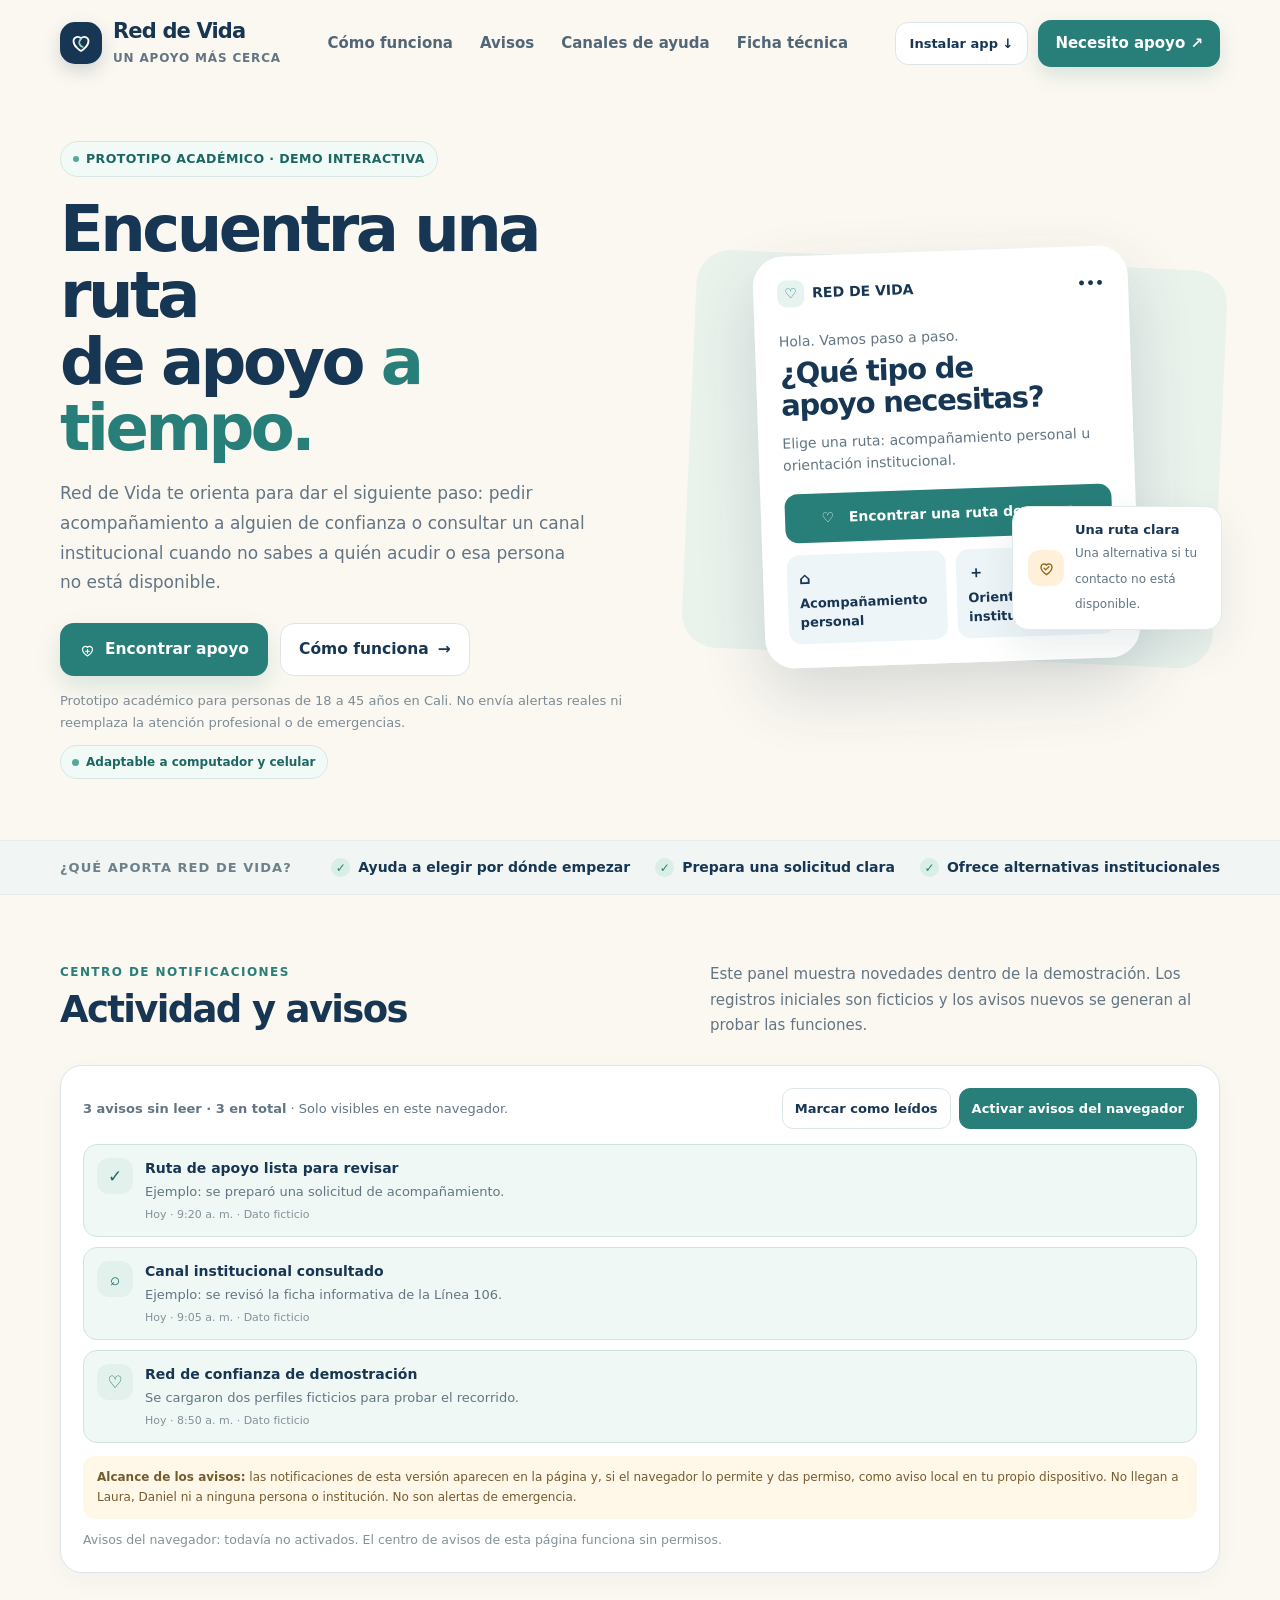
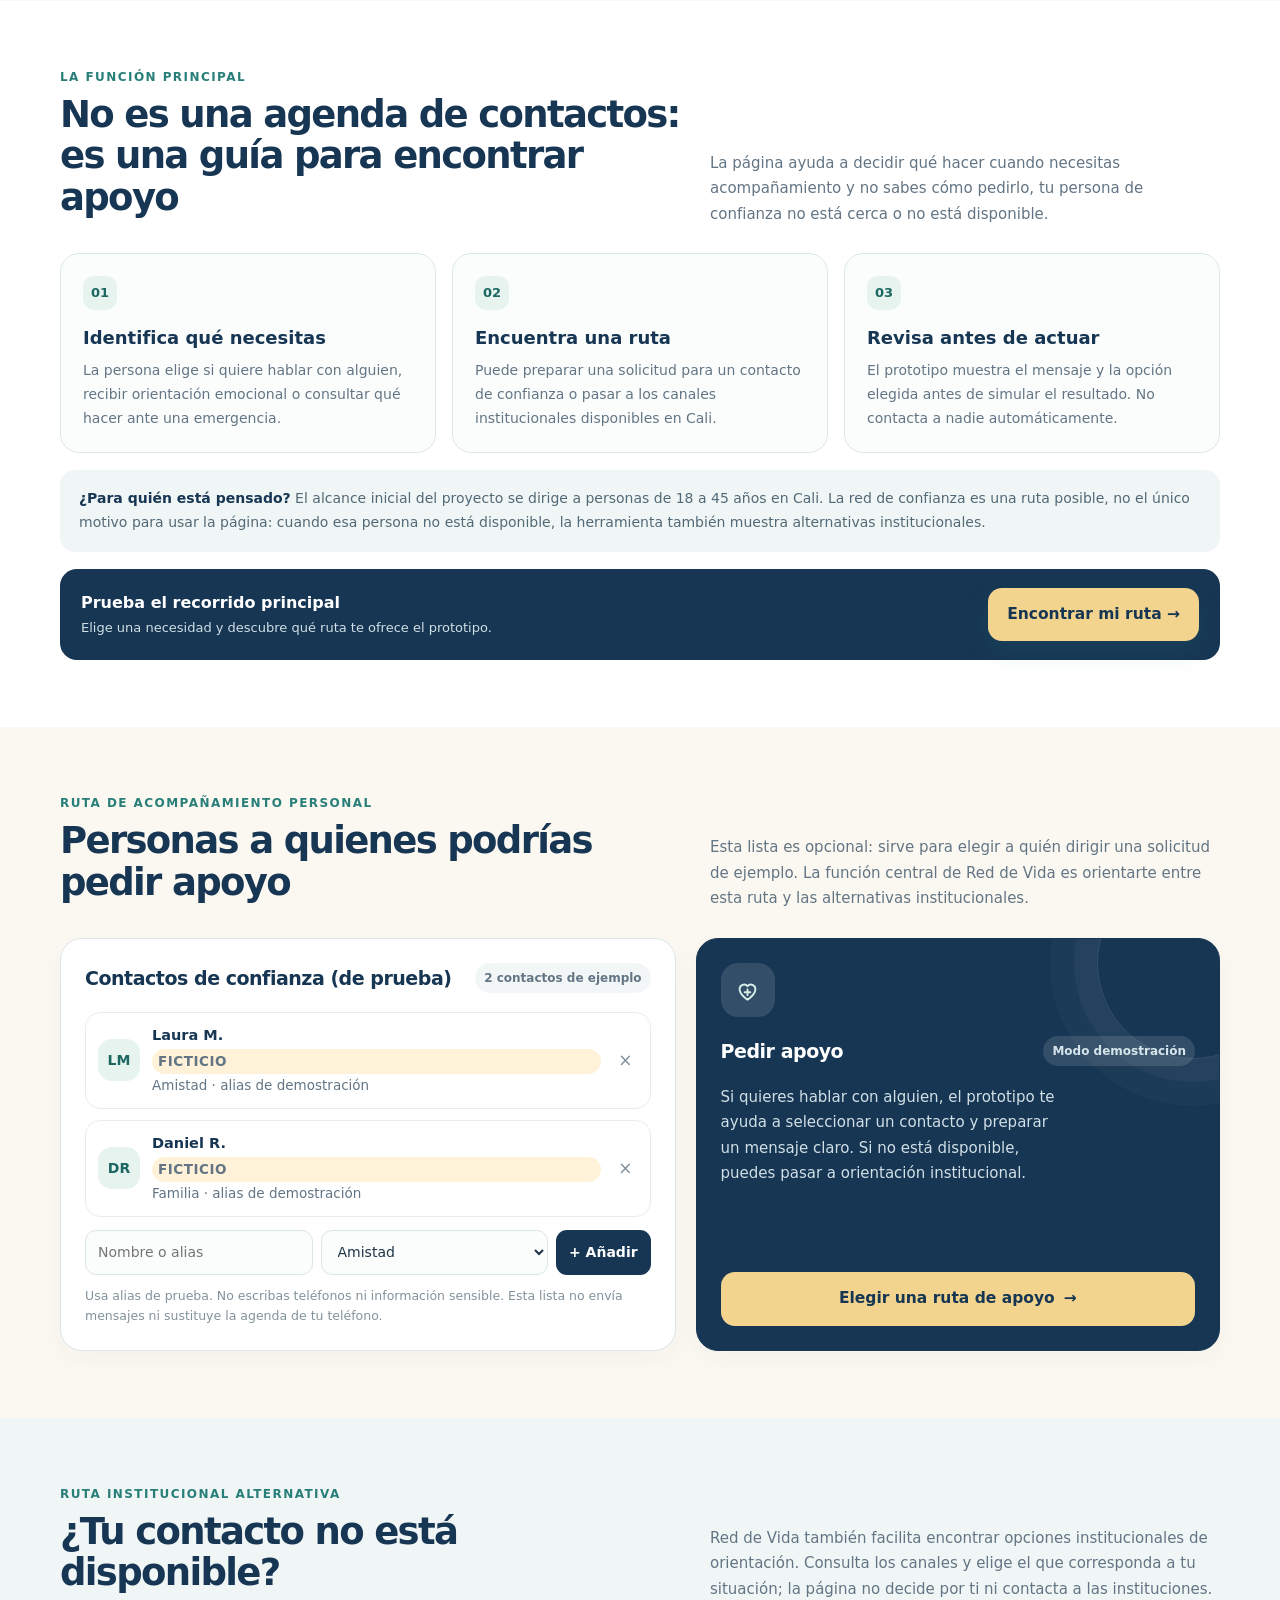
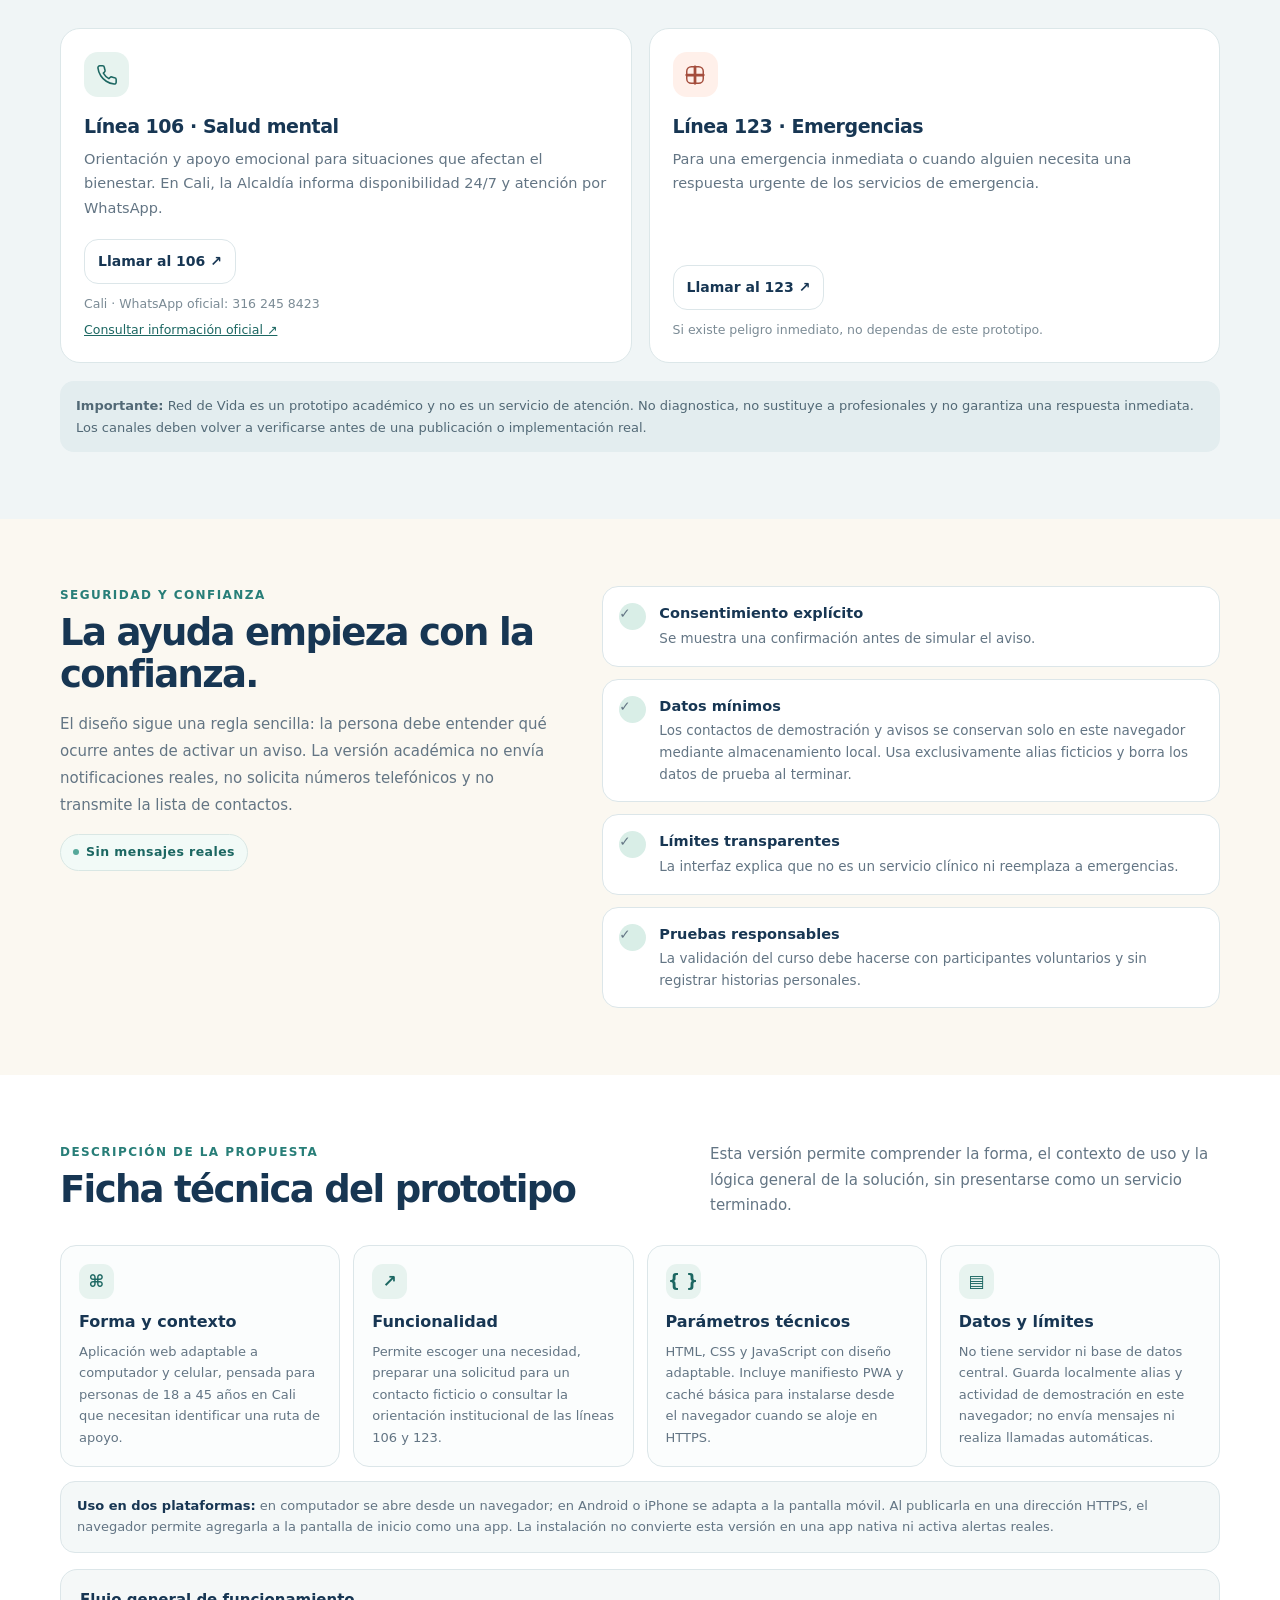
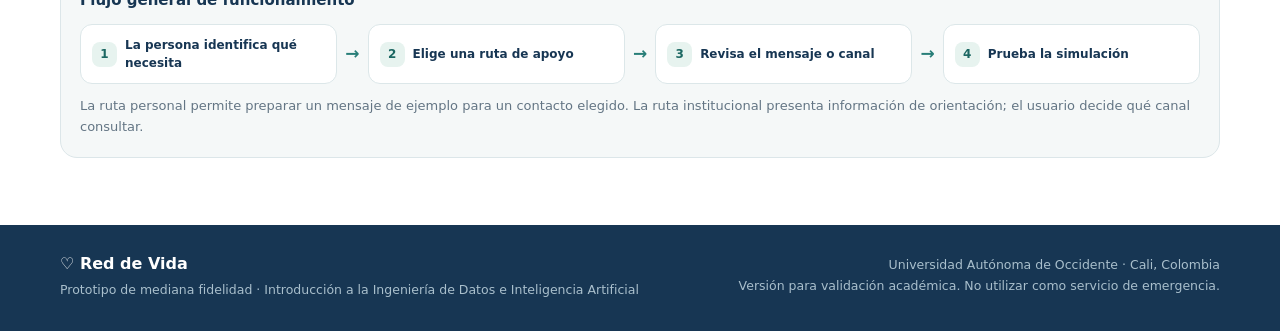
<file: index (1).html>
<!doctype html>
<html lang="es">
<head>
  <meta charset="utf-8" />
  <meta name="viewport" content="width=device-width, initial-scale=1" />
  <meta name="theme-color" content="#173653" />
  <meta name="description" content="Red de Vida: prototipo académico para encontrar rutas de apoyo personal e institucional en Cali." />
  <meta name="apple-mobile-web-app-capable" content="yes" />
  <meta name="apple-mobile-web-app-status-bar-style" content="default" />
  <meta name="apple-mobile-web-app-title" content="Red de Vida" />
  <title>Red de Vida — demo interactiva con avisos locales</title>
  <style>
    :root {
      --navy: #173653;
      --navy-2: #244b67;
      --teal: #287e78;
      --teal-dark: #1c6762;
      --mint: #e7f3ef;
      --sky: #eef5f8;
      --cream: #fbf8f1;
      --paper: #ffffff;
      --ink: #1d3446;
      --muted: #637584;
      --line: #dce6e9;
      --gold: #edc879;
      --danger: #a84141;
      --shadow: 0 16px 42px rgba(23, 54, 83, .09);
      --radius: 22px;
    }
    * { box-sizing: border-box; }
    html { scroll-behavior: smooth; }
    body {
      margin: 0;
      background: var(--cream);
      color: var(--ink);
      font-family: Inter, ui-sans-serif, system-ui, -apple-system, BlinkMacSystemFont, "Segoe UI", sans-serif;
      line-height: 1.5;
    }
    button, input, select { font: inherit; }
    button, a { -webkit-tap-highlight-color: transparent; }
    a { color: inherit; }
    button { cursor: pointer; }
    button:focus-visible, a:focus-visible, input:focus-visible, select:focus-visible { outline: 3px solid #e2b95d; outline-offset: 3px; }
    .shell { width: min(1160px, calc(100% - 40px)); margin: 0 auto; }
    .site-header { padding: 20px 0; }
    .nav { display: flex; align-items: center; justify-content: space-between; gap: 20px; }
    .brand { display: flex; align-items: center; gap: 11px; text-decoration: none; }
    .brand-mark { width: 42px; height: 42px; border-radius: 15px; display: grid; place-items: center; color: white; background: var(--navy); box-shadow: 0 7px 18px rgba(23,54,83,.18); }
    .brand-name { font-weight: 800; color: var(--navy); letter-spacing: -.04em; font-size: 19px; line-height: 1.1; }
    .brand-sub { color: var(--muted); font-size: 11px; display: block; margin-top: 3px; letter-spacing: .07em; text-transform: uppercase; font-weight: 700; }
    .nav-links { display: flex; align-items: center; gap: 27px; }
    .nav-links a { text-decoration: none; color: #516778; font-size: 13px; font-weight: 700; }
    .nav-links a:hover { color: var(--teal); }
    .nav-cta { border: 0; background: var(--teal); color: white; padding: 12px 17px; border-radius: 13px; font-weight: 750; font-size: 13px; box-shadow: 0 8px 20px rgba(40,126,120,.17); }
    .nav-cta:hover, .btn-primary:hover { background: var(--teal-dark); }
    .prototype-pill { display: inline-flex; gap: 7px; align-items: center; border: 1px solid #d9e7e4; border-radius: 999px; padding: 6px 10px; font-size: 11px; color: var(--teal-dark); background: #f2faf7; font-weight: 800; letter-spacing: .035em; }
    .dot { width: 6px; height: 6px; background: #56a89a; border-radius: 50%; }
    .hero { padding: 39px 0 51px; }
    .hero-grid { display: grid; grid-template-columns: 1.02fr .98fr; gap: 45px; align-items: center; }
    .hero-copy { padding: 15px 0 10px; }
    h1 { font-size: clamp(39px, 5vw, 66px); line-height: 1.035; letter-spacing: -.055em; color: var(--navy); margin: 19px 0 18px; max-width: 630px; }
    h1 span { color: var(--teal); }
    .hero-copy p { max-width: 525px; color: var(--muted); font-size: 16px; margin: 0 0 25px; line-height: 1.75; }
    .hero-actions { display: flex; flex-wrap: wrap; gap: 12px; align-items: center; }
    .btn { display: inline-flex; justify-content: center; align-items: center; gap: 9px; border-radius: 14px; padding: 14px 18px; border: 1px solid transparent; text-decoration: none; font-weight: 800; font-size: 14px; transition: transform .15s ease, background .15s ease; }
    .btn:hover { transform: translateY(-1px); }
    .btn-primary { background: var(--teal); color: white; box-shadow: 0 10px 24px rgba(40,126,120,.16); }
    .btn-secondary { background: white; color: var(--navy); border-color: var(--line); }
    .btn-secondary:hover { background: var(--sky); }
    .fine-note { font-size: 11px; color: #7d8b95; margin-top: 14px; }
    .hero-art { position: relative; min-height: 395px; display: grid; place-items: center; }
    .art-backdrop { position: absolute; inset: 9px 0 5px 15px; border-radius: 34px; background: #eaf2ec; transform: rotate(2.5deg); }
    .phone-card { position: relative; z-index: 1; background: rgba(255,255,255,.94); border: 1px solid rgba(255,255,255,.8); border-radius: 30px; width: min(375px, 87%); padding: 23px; box-shadow: 0 27px 65px rgba(23,54,83,.16); transform: rotate(-2deg); }
    .phone-top { display: flex; justify-content: space-between; align-items: center; margin-bottom: 24px; color: var(--navy); font-size: 12px; font-weight: 850; }
    .tiny-logo { width: 27px; height: 27px; border-radius: 9px; background: var(--mint); display: grid; place-items: center; color: var(--teal); }
    .greeting { font-size: 12px; color: var(--muted); margin-bottom: 6px; }
    .phone-title { font-size: 27px; font-weight: 850; letter-spacing: -.04em; line-height: 1.1; color: var(--navy); margin-bottom: 10px; }
    .phone-description { font-size: 12px; color: var(--muted); margin-bottom: 17px; }
    .mock-support-btn { border: 0; width: 100%; border-radius: 13px; padding: 14px; background: var(--teal); color: white; font-weight: 800; display: flex; gap: 9px; align-items: center; justify-content: center; font-size: 12px; }
    .phone-bottom { display: grid; grid-template-columns: 1fr 1fr; gap: 10px; margin-top: 12px; }
    .mini-tile { padding: 12px; border-radius: 13px; background: var(--sky); font-size: 11px; font-weight: 750; color: var(--navy); }
    .mini-tile span { display: block; margin-bottom: 5px; font-size: 16px; }
    .float-note { position: absolute; z-index: 2; right: -2px; bottom: 34px; border: 1px solid #e1ebe8; background: white; border-radius: 16px; box-shadow: var(--shadow); padding: 13px 15px; display: flex; align-items: center; gap: 11px; max-width: 210px; }
    .float-icon { width: 36px; height: 36px; flex: none; border-radius: 12px; background: #fff1d9; color: #90671e; display: grid; place-items: center; }
    .float-note strong { display: block; font-size: 11px; color: var(--navy); }
    .float-note small { font-size: 10px; color: var(--muted); }
    .trust-strip { padding: 16px 0; background: #f1f5f3; border-top: 1px solid #e5ece9; border-bottom: 1px solid #e5ece9; }
    .trust-inner { display: flex; justify-content: space-between; align-items: center; gap: 20px; }
    .trust-label { font-size: 11px; font-weight: 850; letter-spacing: .08em; color: #6e808a; text-transform: uppercase; }
    .trust-items { display: flex; gap: 25px; flex-wrap: wrap; }
    .trust-item { display: flex; align-items: center; gap: 8px; font-size: 12px; color: var(--navy); font-weight: 750; }
    .check { display: grid; place-items: center; width: 19px; height: 19px; border-radius: 50%; background: #d9eee7; color: var(--teal); font-size: 12px; }
    section.content-section { padding: 67px 0; }
    .section-head { display: flex; justify-content: space-between; align-items: end; gap: 25px; margin-bottom: 26px; }
    .eyebrow { color: var(--teal); font-weight: 850; text-transform: uppercase; letter-spacing: .12em; font-size: 10px; }
    h2 { font-size: clamp(26px, 3vw, 37px); line-height: 1.13; letter-spacing: -.045em; color: var(--navy); margin: 8px 0 8px; }
    .section-head p { max-width: 510px; color: var(--muted); font-size: 13px; margin: 0; line-height: 1.7; }
    .dashboard-grid { display: grid; grid-template-columns: 1.08fr .92fr; gap: 20px; align-items: stretch; }
    .panel { border: 1px solid var(--line); background: white; border-radius: var(--radius); padding: 24px; box-shadow: 0 8px 24px rgba(23,54,83,.035); }
    .panel-head { display: flex; align-items: center; justify-content: space-between; gap: 14px; margin-bottom: 19px; }
    .panel-title { margin: 0; font-size: 17px; letter-spacing: -.025em; color: var(--navy); }
    .subtle-label { font-size: 10px; color: var(--muted); background: #f3f6f7; border-radius: 99px; padding: 6px 9px; font-weight: 800; }
    .contact-list { display: grid; gap: 11px; }
    .contact { display: flex; gap: 12px; align-items: center; border: 1px solid #e7edef; border-radius: 15px; padding: 12px; }
    .avatar { width: 42px; height: 42px; display: grid; place-items: center; border-radius: 14px; background: var(--mint); color: var(--teal-dark); font-size: 13px; font-weight: 850; flex: none; }
    .contact-info { min-width: 0; flex: 1; }
    .contact-info strong { display: block; font-size: 12px; color: var(--navy); }
    .contact-info span { display: block; color: var(--muted); font-size: 11px; margin-top: 2px; }
    .contact-status { width: 7px; height: 7px; border-radius: 50%; background: #71b2a4; flex: none; }
    .remove-contact { border: 0; background: transparent; color: #81909a; font-size: 17px; line-height: 1; padding: 5px; }
    .remove-contact:hover { color: var(--danger); }
    .add-contact-form { display: grid; grid-template-columns: 1fr 1fr auto; gap: 8px; margin-top: 13px; }
    .field { min-width: 0; width: 100%; padding: 11px 12px; border: 1px solid #dce5e8; border-radius: 11px; background: #fbfdfd; color: var(--ink); font-size: 12px; }
    .btn-small { border: 0; background: var(--navy); color: white; border-radius: 11px; padding: 0 13px; font-size: 12px; font-weight: 800; }
    .btn-small:hover { background: var(--navy-2); }
    .microcopy { color: #83929a; font-size: 10px; margin: 11px 0 0; }
    .request-panel { display: flex; flex-direction: column; background: var(--navy); border-color: var(--navy); color: white; overflow: hidden; position: relative; }
    .request-panel::after { content: ""; position: absolute; width: 190px; height: 190px; right: -70px; top: -72px; border-radius: 50%; border: 1px solid rgba(255,255,255,.12); box-shadow: 0 0 0 23px rgba(255,255,255,.035), 0 0 0 47px rgba(255,255,255,.025); }
    .request-panel .panel-title { color: white; }
    .request-panel p { color: #d1dfe6; font-size: 12px; margin: 0 0 20px; line-height: 1.7; max-width: 350px; position: relative; z-index: 1; }
    .request-panel .panel-head { position: relative; z-index: 1; }
    .request-big-icon { width: 54px; height: 54px; border-radius: 17px; background: rgba(255,255,255,.12); display: grid; place-items: center; color: #d6eee8; margin-bottom: 19px; position: relative; z-index: 1; }
    .request-panel .btn { position: relative; z-index: 1; width: 100%; margin-top: auto; }
    .request-panel .btn-primary { color: var(--navy); background: #f2d48e; box-shadow: none; }
    .request-panel .btn-primary:hover { background: #f7dea5; }
    .help-section { background: #f0f5f6; }
    .help-grid { display: grid; grid-template-columns: repeat(2, 1fr); gap: 17px; }
    .help-card { border: 1px solid #dce7e9; background: white; border-radius: 20px; padding: 23px; display: flex; flex-direction: column; min-height: 220px; }
    .help-icon { width: 45px; height: 45px; border-radius: 14px; background: var(--mint); color: var(--teal-dark); display: grid; place-items: center; margin-bottom: 15px; }
    .help-icon.emergency { background: #fff0ea; color: #a44d3c; }
    .help-card h3 { font-size: 17px; color: var(--navy); margin: 0 0 6px; letter-spacing: -.025em; }
    .help-card p { font-size: 12px; color: var(--muted); margin: 0 0 18px; line-height: 1.7; flex: 1; }
    .help-card .btn { width: fit-content; padding: 11px 13px; font-size: 12px; }
    .info-note { margin-top: 18px; padding: 14px 16px; border-radius: 14px; background: #e3edef; color: #526976; font-size: 11px; line-height: 1.65; }
    .privacy-grid { display: grid; grid-template-columns: .9fr 1.1fr; gap: 37px; align-items: start; }
    .privacy-copy p { color: var(--muted); font-size: 13px; line-height: 1.8; }
    .privacy-list { display: grid; gap: 12px; }
    .privacy-item { display: flex; gap: 13px; padding: 16px; background: white; border: 1px solid var(--line); border-radius: 16px; }
    .privacy-item .check { width: 27px; height: 27px; flex: none; }
    .privacy-item strong { font-size: 12px; display: block; color: var(--navy); margin-bottom: 3px; }
    .privacy-item span { font-size: 11px; color: var(--muted); display: block; line-height: 1.6; }
    .footer { background: var(--navy); color: #d5e2e9; padding: 27px 0 31px; }
    .footer-inner { display: flex; align-items: center; justify-content: space-between; gap: 20px; }
    .footer-brand { color: white; font-weight: 850; font-size: 14px; }
    .footer p { margin: 5px 0 0; font-size: 10px; color: #a9bfcc; }
    .footer-note { max-width: 510px; font-size: 10px; color: #a9bfcc; text-align: right; line-height: 1.65; }
    .modal-backdrop { display: none; position: fixed; inset: 0; padding: 18px; background: rgba(13,31,47,.56); z-index: 30; align-items: center; justify-content: center; }
    .modal-backdrop.show { display: flex; }
    .modal { width: min(480px, 100%); background: white; border-radius: 23px; padding: 25px; box-shadow: 0 30px 90px rgba(0,0,0,.25); max-height: 90vh; overflow: auto; animation: rise .18s ease-out; }
    @keyframes rise { from { opacity: 0; transform: translateY(9px) scale(.985); } to { opacity: 1; transform: translateY(0) scale(1); } }
    .modal-top { display: flex; justify-content: space-between; align-items: start; gap: 16px; }
    .modal-badge { width: 43px; height: 43px; border-radius: 14px; background: var(--mint); color: var(--teal-dark); display: grid; place-items: center; margin-bottom: 15px; }
    .modal h3 { margin: 0 0 8px; color: var(--navy); font-size: 22px; letter-spacing: -.04em; line-height: 1.2; }
    .modal p { color: var(--muted); font-size: 12px; line-height: 1.7; margin: 0 0 17px; }
    .modal-close { border: 0; width: 31px; height: 31px; border-radius: 10px; background: #f0f4f5; color: #607481; font-size: 18px; }
    .choice-list { display: grid; gap: 9px; margin: 16px 0; }
    .choice { display: flex; align-items: center; gap: 11px; border: 1px solid #dce6e8; border-radius: 13px; padding: 12px; cursor: pointer; font-size: 12px; color: var(--navy); font-weight: 750; }
    .choice:has(input:checked) { border-color: var(--teal); background: #f2faf7; }
    .choice input { accent-color: var(--teal); }
    .modal-actions { display: flex; gap: 9px; justify-content: end; margin-top: 20px; }
    .modal-actions .btn { padding: 11px 14px; font-size: 12px; }
    .simulation-result { display: none; background: #edf8f4; border: 1px solid #c8e7dc; border-radius: 15px; padding: 15px; color: var(--teal-dark); font-size: 12px; line-height: 1.65; margin-top: 16px; }
    .simulation-result.show { display: block; }
    .toast { position: fixed; bottom: 22px; left: 50%; transform: translate(-50%, 20px); opacity: 0; background: var(--navy); color: white; z-index: 50; border-radius: 13px; box-shadow: var(--shadow); padding: 13px 17px; font-size: 12px; font-weight: 750; width: max-content; max-width: calc(100% - 30px); transition: all .22s ease; pointer-events: none; }
    .toast.show { opacity: 1; transform: translate(-50%, 0); }
    .urgent-callout { border-left: 3px solid #d9aa4c; padding: 10px 12px; background: #fff8e9; color: #795a25; font-size: 11px; line-height: 1.6; border-radius: 0 10px 10px 0; margin-top: 12px; }
    @media (max-width: 850px) {
      .hero-grid { gap: 20px; grid-template-columns: 1fr .85fr; }
      .hero-art { min-height: 350px; }
      .phone-card { padding: 18px; }
      .phone-title { font-size: 23px; }
      .float-note { right: -8px; }
      .nav-links { gap: 15px; }
      .dashboard-grid { grid-template-columns: 1fr; }
      .request-panel { min-height: 265px; }
    }
    @media (max-width: 640px) {
      .shell { width: min(100% - 28px, 500px); }
      .site-header { padding: 14px 0; }
      .nav-links { display: none; }
      .nav-cta { padding: 10px 12px; font-size: 12px; }
      .brand-mark { width: 39px; height: 39px; }
      .hero { padding: 30px 0 36px; }
      .hero-grid { grid-template-columns: 1fr; gap: 9px; }
      h1 { font-size: 43px; margin-top: 16px; }
      .hero-copy p { font-size: 14px; }
      .hero-actions { display: grid; grid-template-columns: 1fr; }
      .hero-actions .btn { width: 100%; }
      .hero-art { min-height: 345px; margin: 4px 0 5px; }
      .phone-card { width: min(335px, 88%); }
      .float-note { right: 0; bottom: 10px; max-width: 185px; }
      .trust-inner { align-items: start; flex-direction: column; gap: 12px; }
      .trust-items { gap: 10px 16px; }
      section.content-section { padding: 48px 0; }
      .section-head { display: block; }
      .section-head p { margin-top: 10px; }
      .panel { padding: 17px; }
      .add-contact-form { grid-template-columns: 1fr 1fr; }
      .add-contact-form .btn-small { grid-column: 1 / -1; padding: 11px; }
      .help-grid { grid-template-columns: 1fr; }
      .help-card { min-height: 0; }
      .privacy-grid { grid-template-columns: 1fr; gap: 16px; }
      .footer-inner { align-items: start; flex-direction: column; }
      .footer-note { text-align: left; }
      .modal { padding: 20px; }
      .modal-actions { flex-direction: column-reverse; }
      .modal-actions .btn { width: 100%; }
    }
    @media (prefers-reduced-motion: reduce) { *, *::before, *::after { scroll-behavior: auto !important; transition: none !important; animation: none !important; } }

    .tech-section { background: #fff; }
    .tech-grid { display:grid; grid-template-columns:repeat(4,1fr); gap:13px; }
    .tech-card { border:1px solid var(--line); border-radius:16px; padding:18px; background:#fbfdfd; }
    .tech-icon { display:grid; place-items:center; width:35px; height:35px; border-radius:11px; background:var(--mint); color:var(--teal-dark); font-size:17px; font-weight:850; margin-bottom:11px; }
    .tech-card h3 { margin:0 0 7px; color:var(--navy); font-size:16px; }
    .tech-card p { margin:0; color:var(--muted); font-size:13px; line-height:1.65; }
    .flow-panel { margin-top:16px; border:1px solid var(--line); border-radius:17px; padding:19px; background:#f5f8f8; }
    .flow-title { font-size:15px; font-weight:850; color:var(--navy); margin-bottom:13px; }
    .flow-steps { display:flex; align-items:stretch; gap:8px; }
    .flow-step { flex:1; display:flex; align-items:center; gap:8px; border:1px solid #dce7e9; border-radius:12px; background:#fff; padding:11px; color:var(--navy); font-size:12px; font-weight:700; }
    .flow-step b { display:grid; place-items:center; flex:none; width:25px; height:25px; border-radius:8px; background:var(--mint); color:var(--teal-dark); }
    .flow-arrow { align-self:center; color:var(--teal); font-weight:900; }
    .flow-panel p { color:var(--muted); font-size:13px; line-height:1.6; margin:12px 0 0; }
    @media(max-width:900px){ .tech-grid { grid-template-columns:repeat(2,1fr); } .flow-steps { flex-wrap:wrap; } .flow-step { min-width:calc(50% - 16px); } .flow-arrow { display:none; } }
    @media(max-width:560px){ .tech-grid { grid-template-columns:1fr; } .flow-step { min-width:100%; } }


    /* Enfoque funcional y explicación de las rutas de apoyo */
    .route-explainer { background: #fff; }
    .value-grid { display: grid; grid-template-columns: repeat(3, 1fr); gap: 16px; }
    .value-card { border: 1px solid var(--line); border-radius: 19px; padding: 22px; background: #fbfdfd; }
    .value-number { display: inline-grid; place-items: center; width: 34px; height: 34px; border-radius: 11px; background: var(--mint); color: var(--teal-dark); font-size: 13px; font-weight: 850; margin-bottom: 14px; }
    .value-card h3 { color: var(--navy); font-size: 18px; margin: 0 0 8px; }
    .value-card p { color: var(--muted); font-size: 14px; line-height: 1.7; margin: 0; }
    .audience-note { margin-top: 17px; padding: 17px 19px; border-radius: 15px; background: #f0f5f6; color: #526976; font-size: 14px; line-height: 1.7; }
    .audience-note strong { color: var(--navy); }
    .route-cta { display: flex; align-items: center; justify-content: space-between; gap: 18px; padding: 19px 21px; margin-top: 17px; background: #173653; border-radius: 17px; color: white; }
    .route-cta strong { display: block; font-size: 16px; margin-bottom: 3px; }
    .route-cta span { display: block; color: #d1dfe6; font-size: 13px; }
    .route-cta .btn { flex: none; background: #f2d48e; color: var(--navy); }
    .modal-step { margin-top: 14px; }
    .step-kicker { color: var(--teal); font-size: 11px; text-transform: uppercase; font-weight: 850; letter-spacing: .1em; margin-bottom: 8px; }
    .step-label { display:block; color:var(--navy); font-size:13px; font-weight:800; margin: 12px 0 7px; }
    .message-field { display:block; width:100%; min-height:105px; resize:vertical; border:1px solid #dce5e8; border-radius:12px; background:#fbfdfd; padding:12px; color:var(--ink); font:inherit; font-size:14px; line-height:1.6; }
    .route-info-box { padding:15px; border:1px solid #dce7e9; border-radius:14px; background:#f5f9f9; color:#526976; font-size:13px; line-height:1.7; margin:13px 0; }
    .route-info-box strong { color:var(--navy); }
    .route-options { display:grid; gap:10px; margin:15px 0; }
    .route-option { border:1px solid #dce6e8; border-radius:13px; padding:13px; display:flex; align-items:flex-start; gap:10px; color:var(--navy); font-size:13px; font-weight:750; }
    .route-option input { margin-top:3px; accent-color:var(--teal); }
    .route-option small { display:block; color:var(--muted); font-size:12px; font-weight:500; line-height:1.5; margin-top:3px; }
    .modal .modal-actions { flex-wrap:wrap; }
    @media (max-width: 760px) { .value-grid { grid-template-columns:1fr; } .route-cta { align-items:stretch; flex-direction:column; } .route-cta .btn { width:100%; } }


    /* Ajuste de legibilidad: tipografía más grande en todo el prototipo */
    body { font-size: 17px; -webkit-font-smoothing: antialiased; text-rendering: optimizeLegibility; }
    .brand-name { font-size: 21px; }
    .brand-sub { font-size: 12px; }
    .nav-links a, .nav-cta { font-size: 15px; }
    .prototype-pill { font-size: 12.5px; padding: 8px 12px; }
    .hero-copy p { font-size: 17px; }
    .btn { font-size: 15.5px; }
    .fine-note { font-size: 13px; line-height: 1.65; }
    .phone-top { font-size: 14px; }
    .greeting { font-size: 14px; }
    .phone-title { font-size: 29px; }
    .phone-description { font-size: 14px; line-height: 1.6; }
    .mock-support-btn { font-size: 14px; }
    .mini-tile { font-size: 13px; line-height: 1.45; }
    .float-note strong { font-size: 13px; }
    .float-note small { font-size: 12px; line-height: 1.5; }
    .trust-label { font-size: 13px; }
    .trust-item { font-size: 14px; }
    .eyebrow { font-size: 12px; }
    .section-head p { font-size: 15px; }
    .panel-title { font-size: 19px; }
    .subtle-label { font-size: 12px; }
    .avatar { font-size: 14px; }
    .contact-info strong { font-size: 14.5px; }
    .contact-info span { font-size: 13.5px; line-height: 1.45; }
    .field { font-size: 14px; }
    .btn-small { font-size: 14px; min-height: 44px; }
    .microcopy { font-size: 12.5px; line-height: 1.6; }
    .request-panel p { font-size: 15px; }
    .help-card h3 { font-size: 19px; }
    .help-card p { font-size: 14.5px; }
    .help-card .btn { font-size: 14px; }
    .info-note { font-size: 13px; }
    .privacy-copy p { font-size: 15px; }
    .privacy-item strong { font-size: 14.5px; }
    .privacy-item span { font-size: 13.5px; }
    .footer-brand { font-size: 16px; }
    .footer p, .footer-note { font-size: 12.5px; }
    .modal h3 { font-size: 24px; }
    .modal p { font-size: 14px; }
    .choice { font-size: 14px; }
    .modal-actions .btn { font-size: 14px; }
    .simulation-result { font-size: 14px; }
    .toast { font-size: 14px; }
    .urgent-callout { font-size: 13px; }
    .help-card > div[style*="font-size:10px"],
    .help-card > a[style*="font-size:10px"] { font-size: 12.5px !important; line-height: 1.55; }
    @media (max-width: 850px) {
      .hero-copy p { font-size: 16px; }
      .phone-title { font-size: 25px; }
    }
    @media (max-width: 640px) {
      .nav-cta { font-size: 14px; }
      .hero-copy p { font-size: 16px; }
      .fine-note { font-size: 12.5px; }
      .phone-title { font-size: 25px; }
      .section-head p { font-size: 15px; }
      .trust-item { font-size: 14px; }
      .footer-note { font-size: 12.5px; }
    }


    /* PWA: navegación y controles de instalación */
    .nav-actions { display:flex; align-items:center; gap:10px; }
    .install-btn { border:1px solid var(--line); color:var(--navy); background:#fff; border-radius:13px; padding:11px 14px; font-weight:800; font-size:13px; }
    .install-btn:hover { background:var(--sky); }
    .app-status { display:inline-flex; align-items:center; gap:7px; padding:7px 11px; background:#f2faf7; border:1px solid #d9e7e4; border-radius:999px; color:var(--teal-dark); font-size:12px; font-weight:800; margin-top:12px; }
    .app-status .dot { width:7px; height:7px; }
    .mobile-nav { display:none; }
    .install-help { background:#f4f8f8; border:1px solid var(--line); border-radius:15px; padding:14px 16px; color:var(--muted); font-size:13px; line-height:1.6; margin-top:14px; }
    .install-help strong { color:var(--navy); }
    @media(max-width:640px) {
      body { padding-bottom:calc(75px + env(safe-area-inset-bottom)); }
      .nav { gap:10px; }
      .nav-actions { gap:7px; }
      .install-btn { display:none; }
      .nav-cta { padding:10px 12px; white-space:nowrap; }
      .mobile-nav { position:fixed; z-index:25; left:0; right:0; bottom:0; display:grid; grid-template-columns:repeat(4,1fr); gap:3px; padding:8px 8px calc(8px + env(safe-area-inset-bottom)); background:rgba(255,255,255,.97); border-top:1px solid var(--line); box-shadow:0 -8px 25px rgba(23,54,83,.08); backdrop-filter:blur(12px); }
      .mobile-nav a, .mobile-nav button { min-width:0; border:0; border-radius:12px; text-decoration:none; background:transparent; color:var(--muted); display:flex; flex-direction:column; align-items:center; justify-content:center; gap:3px; padding:6px 2px; font-size:10.5px; font-weight:800; }
      .mobile-nav .mobile-nav-primary { background:var(--teal); color:#fff; }
      .mobile-nav .nav-symbol { font-size:19px; line-height:1.15; }
      .footer { padding-bottom:22px; }
    }
    @media(min-width:641px) and (max-width:850px) { .install-btn { display:none; } }


    /* Centro de avisos: siempre funciona dentro de la página; avisos del navegador son opcionales. */
    .notification-panel { background:#fff; border:1px solid var(--line); border-radius:22px; padding:22px; box-shadow:0 8px 24px rgba(23,54,83,.035); }
    .notification-toolbar { display:flex; flex-wrap:wrap; align-items:center; gap:10px; justify-content:space-between; margin-bottom:15px; }
    .notification-toolbar p { color:var(--muted); font-size:13px; margin:0; }
    .notification-actions { display:flex; gap:8px; flex-wrap:wrap; }
    .notification-actions button { border:1px solid var(--line); background:#fff; border-radius:11px; padding:10px 12px; color:var(--navy); font-size:13px; font-weight:800; }
    .notification-actions button.primary { background:var(--teal); border-color:var(--teal); color:white; }
    .notification-list { display:grid; gap:10px; }
    .notification-item { display:flex; gap:12px; align-items:flex-start; padding:13px; background:#f7faf9; border:1px solid #e5eeeb; border-radius:14px; }
    .notification-item.unread { background:#f0f8f5; border-color:#cfe5dc; }
    .notification-icon { width:36px; height:36px; flex:none; display:grid; place-items:center; border-radius:12px; background:#e2f1eb; color:var(--teal-dark); font-size:17px; }
    .notification-copy { min-width:0; flex:1; }
    .notification-copy strong { display:block; color:var(--navy); font-size:14px; margin-bottom:3px; }
    .notification-copy p { color:var(--muted); font-size:13px; margin:0; line-height:1.5; }
    .notification-copy small { display:block; color:#82929a; font-size:11px; margin-top:5px; }
    .demo-chip { display:inline-block; font-size:9px; font-weight:900; letter-spacing:.04em; color:#76551b; background:#fff2d8; border-radius:999px; padding:3px 6px; vertical-align:middle; }
    .notification-warning { margin-top:13px; background:#fff8e9; color:#765b2d; border-radius:12px; padding:12px 14px; font-size:12px; line-height:1.6; }
    .empty-notifications { color:var(--muted); font-size:13px; padding:16px; text-align:center; border:1px dashed var(--line); border-radius:12px; }
    @media(max-width:640px) { .notification-panel { padding:16px; } .notification-toolbar { align-items:flex-start; } .notification-actions { width:100%; } .notification-actions button { flex:1; } }

  </style>
</head>
<body>
  <header class="site-header">
    <div class="shell nav">
      <a class="brand" href="#inicio" aria-label="Red de Vida, inicio">
        <span class="brand-mark" aria-hidden="true">
          <svg width="24" height="24" viewBox="0 0 24 24" fill="none"><path d="M12 20s-7.5-4.4-7.5-10.1A4.2 4.2 0 0 1 12 7.5a4.2 4.2 0 0 1 7.5 2.4C19.5 15.6 12 20 12 20Z" stroke="currentColor" stroke-width="1.8" stroke-linejoin="round"/><path d="M12 7.8c-1.7 1.6-2.2 3.6-1.3 5.7.6 1.3 1.7 2.1 3.1 2.5" stroke="#9BD4C6" stroke-width="1.8" stroke-linecap="round"/></svg>
        </span>
        <span><span class="brand-name">Red de Vida</span><span class="brand-sub">Un apoyo más cerca</span></span>
      </a>
      <nav class="nav-links" aria-label="Navegación principal">
        <a href="#como-funciona">Cómo funciona</a>
        <a href="#avisos">Avisos</a>
        <a href="#orientacion">Canales de ayuda</a>
        <a href="#ficha-tecnica">Ficha técnica</a>
      </nav>
      <div class="nav-actions">
        <button class="install-btn" id="install-app" type="button">Instalar app ↓</button>
        <button class="nav-cta" data-open-support>Necesito apoyo ↗</button>
      </div>
    </div>
  </header>

  <main>
    <section class="hero" id="inicio">
      <div class="shell hero-grid">
        <div class="hero-copy">
          <div class="prototype-pill"><span class="dot"></span> PROTOTIPO ACADÉMICO · DEMO INTERACTIVA</div>
          <h1>Encuentra una ruta<br>de apoyo <span>a tiempo.</span></h1>
          <p>Red de Vida te orienta para dar el siguiente paso: pedir acompañamiento a alguien de confianza o consultar un canal institucional cuando no sabes a quién acudir o esa persona no está disponible.</p>
          <div class="hero-actions">
            <button class="btn btn-primary" data-open-support><svg width="17" height="17" viewBox="0 0 24 24" fill="none" aria-hidden="true"><path d="M12 21s-7-4.1-7-9.4A4 4 0 0 1 12 9a4 4 0 0 1 7 2.6C19 16.9 12 21 12 21Z" stroke="currentColor" stroke-width="1.7"/><path d="M12 12v5m-2.5-2.5h5" stroke="currentColor" stroke-width="1.7" stroke-linecap="round"/></svg> Encontrar apoyo</button>
            <a class="btn btn-secondary" href="#como-funciona">Cómo funciona <span aria-hidden="true">→</span></a>
          </div>
          <div class="fine-note">Prototipo académico para personas de 18 a 45 años en Cali. No envía alertas reales ni reemplaza la atención profesional o de emergencias.</div>
          <div class="app-status"><span class="dot"></span> Adaptable a computador y celular</div>
        </div>
        <div class="hero-art" aria-label="Vista ilustrativa de la interfaz móvil de Red de Vida">
          <div class="art-backdrop"></div>
          <div class="phone-card">
            <div class="phone-top"><span style="display:flex;gap:8px;align-items:center"><span class="tiny-logo">♡</span> RED DE VIDA</span><span>•••</span></div>
            <div class="greeting">Hola. Vamos paso a paso.</div>
            <div class="phone-title">¿Qué tipo de<br>apoyo necesitas?</div>
            <div class="phone-description">Elige una ruta: acompañamiento personal u orientación institucional.</div>
            <button class="mock-support-btn" data-open-support>♡ &nbsp; Encontrar una ruta de apoyo</button>
            <div class="phone-bottom"><div class="mini-tile"><span>⌂</span>Acompañamiento personal</div><div class="mini-tile"><span>＋</span>Orientación institucional</div></div>
          </div>
          <div class="float-note"><span class="float-icon"><svg width="19" height="19" viewBox="0 0 24 24" fill="none"><path d="M12 21s-7-4.2-7-9.5A4 4 0 0 1 12 9a4 4 0 0 1 7 2.5C19 16.8 12 21 12 21Z" stroke="currentColor" stroke-width="1.7"/><path d="m9 13 2 2 4-4" stroke="currentColor" stroke-width="1.7" stroke-linecap="round" stroke-linejoin="round"/></svg></span><span><strong>Una ruta clara</strong><small>Una alternativa si tu contacto no está disponible.</small></span></div>
        </div>
      </div>
    </section>

    <div class="trust-strip"><div class="shell trust-inner"><div class="trust-label">¿Qué aporta Red de Vida?</div><div class="trust-items"><div class="trust-item"><span class="check">✓</span>Ayuda a elegir por dónde empezar</div><div class="trust-item"><span class="check">✓</span>Prepara una solicitud clara</div><div class="trust-item"><span class="check">✓</span>Ofrece alternativas institucionales</div></div></div></div>

    <section class="content-section" id="avisos" style="padding-bottom:28px">
      <div class="shell">
        <div class="section-head">
          <div><div class="eyebrow">Centro de notificaciones</div><h2>Actividad y avisos</h2></div>
          <p>Este panel muestra novedades dentro de la demostración. Los registros iniciales son ficticios y los avisos nuevos se generan al probar las funciones.</p>
        </div>
        <div class="notification-panel">
          <div class="notification-toolbar">
            <p><strong id="notification-count">3 avisos de demostración</strong> · Solo visibles en este navegador.</p>
            <div class="notification-actions">
              <button type="button" id="mark-notifications-read">Marcar como leídos</button>
              <button type="button" class="primary" id="enable-notifications">Activar avisos del navegador</button>
            </div>
          </div>
          <div class="notification-list" id="notification-list" aria-live="polite">
            <article class="notification-item unread"><span class="notification-icon">✓</span><div class="notification-copy"><strong>Ruta de apoyo lista para revisar</strong><p>Ejemplo: se preparó una solicitud de acompañamiento.</p><small>Hoy · 9:20 a. m. · Dato ficticio</small></div></article>
            <article class="notification-item unread"><span class="notification-icon">⌕</span><div class="notification-copy"><strong>Canal institucional consultado</strong><p>Ejemplo: se revisó la ficha informativa de la Línea 106.</p><small>Hoy · 9:05 a. m. · Dato ficticio</small></div></article>
            <article class="notification-item unread"><span class="notification-icon">♡</span><div class="notification-copy"><strong>Red de confianza de demostración</strong><p>Se cargaron dos perfiles ficticios para poder probar el recorrido.</p><small>Hoy · 8:50 a. m. · Dato ficticio</small></div></article>
          </div>
          <div class="notification-warning"><strong>Alcance de los avisos:</strong> las notificaciones de esta versión aparecen en la página y, si el navegador lo permite y das permiso, como aviso local en tu propio dispositivo. No llegan a Laura, Daniel ni a ninguna persona o institución. No son alertas de emergencia.</div>
          <p id="notification-permission-status" class="microcopy">Avisos del navegador: todavía no activados. El centro de avisos de esta página funciona sin permisos.</p>
        </div>
      </div>
    </section>

    <section class="content-section route-explainer" id="como-funciona">
      <div class="shell">
        <div class="section-head">
          <div><div class="eyebrow">La función principal</div><h2>No es una agenda de contactos: es una guía para encontrar apoyo</h2></div>
          <p>La página ayuda a decidir qué hacer cuando necesitas acompañamiento y no sabes cómo pedirlo, tu persona de confianza no está cerca o no está disponible.</p>
        </div>
        <div class="value-grid">
          <article class="value-card"><span class="value-number">01</span><h3>Identifica qué necesitas</h3><p>La persona elige si quiere hablar con alguien, recibir orientación emocional o consultar qué hacer ante una emergencia.</p></article>
          <article class="value-card"><span class="value-number">02</span><h3>Encuentra una ruta</h3><p>Puede preparar una solicitud para un contacto de confianza o pasar a los canales institucionales disponibles en Cali.</p></article>
          <article class="value-card"><span class="value-number">03</span><h3>Revisa antes de actuar</h3><p>El prototipo muestra el mensaje y la opción elegida antes de simular el resultado. No contacta a nadie automáticamente.</p></article>
        </div>
        <div class="audience-note"><strong>¿Para quién está pensado?</strong> El alcance inicial del proyecto se dirige a personas de 18 a 45 años en Cali. La red de confianza es una ruta posible, no el único motivo para usar la página: cuando esa persona no está disponible, la herramienta también muestra alternativas institucionales.</div>
        <div class="route-cta"><div><strong>Prueba el recorrido principal</strong><span>Elige una necesidad y descubre qué ruta te ofrece el prototipo.</span></div><button class="btn btn-primary" data-open-support>Encontrar mi ruta →</button></div>
      </div>
    </section>

    <section class="content-section" id="mi-red">
      <div class="shell">
        <div class="section-head"><div><div class="eyebrow">Ruta de acompañamiento personal</div><h2>Personas a quienes podrías pedir apoyo</h2></div><p>Esta lista es opcional: sirve para elegir a quién dirigir una solicitud de ejemplo. La función central de Red de Vida es orientarte entre esta ruta y las alternativas institucionales.</p></div>
        <div class="dashboard-grid">
          <div class="panel">
            <div class="panel-head"><h3 class="panel-title">Contactos de confianza (de prueba)</h3><span class="subtle-label" id="contact-count">2 contactos ficticios</span></div>
            <div class="contact-list" id="contact-list" aria-live="polite">
              <div class="contact"><div class="avatar">LM</div><div class="contact-info"><strong data-name="Laura M.">Laura M. <span class="demo-chip">FICTICIO</span></strong><span>Amistad · contacto de demostración</span></div><span class="contact-status" aria-label="Contacto ficticio"></span></div>
              <div class="contact"><div class="avatar" style="background:#fff2dc;color:#946f2d">DR</div><div class="contact-info"><strong data-name="Daniel R.">Daniel R. <span class="demo-chip">FICTICIO</span></strong><span>Familia · contacto de demostración</span></div><span class="contact-status" aria-label="Contacto ficticio"></span></div>
            </div>
            <form class="add-contact-form" id="add-contact-form">
              <label class="sr-only" for="contact-name" style="position:absolute;left:-9999px">Nombre ficticio o alias</label>
              <input class="field" id="contact-name" maxlength="35" placeholder="Nombre o alias" autocomplete="off" required />
              <label class="sr-only" for="contact-relation" style="position:absolute;left:-9999px">Relación</label>
              <select class="field" id="contact-relation"><option>Amistad</option><option>Familia</option><option>Otra persona</option></select>
              <button class="btn-small" type="submit">+ Añadir</button>
            </form>
            <p class="microcopy">Usa alias de prueba. No escribas teléfonos ni información sensible. Esta lista no envía mensajes ni sustituye la agenda de tu teléfono.</p>
          </div>
          <div class="panel request-panel">
            <div class="request-big-icon"><svg width="27" height="27" viewBox="0 0 24 24" fill="none"><path d="M12 21s-7-4.2-7-9.5A4 4 0 0 1 12 9a4 4 0 0 1 7 2.5C19 16.8 12 21 12 21Z" stroke="currentColor" stroke-width="1.7"/><path d="M12 12v5m-2.5-2.5h5" stroke="currentColor" stroke-width="1.7" stroke-linecap="round"/></svg></div>
            <div class="panel-head"><h3 class="panel-title">Pedir apoyo</h3><span class="subtle-label" style="background:rgba(255,255,255,.12);color:#d5e5eb">Modo demostración</span></div>
            <p>Si quieres hablar con alguien, el prototipo te ayuda a seleccionar un contacto y preparar un mensaje claro. Si no está disponible, puedes pasar a orientación institucional.</p>
            <button class="btn btn-primary" data-open-support>Elegir una ruta de apoyo <span aria-hidden="true">→</span></button>
          </div>
        </div>
      </div>
    </section>

    <section class="content-section help-section" id="orientacion">
      <div class="shell">
        <div class="section-head"><div><div class="eyebrow">Ruta institucional alternativa</div><h2>¿Tu contacto no está disponible?</h2></div><p>Red de Vida también facilita encontrar opciones institucionales de orientación. Consulta los canales y elige el que corresponda a tu situación; la página no decide por ti ni contacta a las instituciones.</p></div>
        <div class="help-grid">
          <article class="help-card"><div class="help-icon"><svg width="22" height="22" viewBox="0 0 24 24" fill="none"><path d="M22 16.9v3a2 2 0 0 1-2.2 2 19.7 19.7 0 0 1-8.6-3.1 19.4 19.4 0 0 1-6-6A19.7 19.7 0 0 1 2.1 4.2 2 2 0 0 1 4.1 2h3a2 2 0 0 1 2 1.7c.1 1 .4 2 .7 2.9a2 2 0 0 1-.5 2.1L8 10a16 16 0 0 0 6 6l1.3-1.3a2 2 0 0 1 2.1-.5c.9.3 1.9.6 2.9.7a2 2 0 0 1 1.7 2Z" stroke="currentColor" stroke-width="1.7" stroke-linejoin="round"/></svg></div><h3>Línea 106 · Salud mental</h3><p>Orientación y apoyo emocional para situaciones que afectan el bienestar. En Cali, la Alcaldía informa disponibilidad 24/7 y atención por WhatsApp.</p><a class="btn btn-secondary" href="tel:106">Llamar al 106 ↗</a><div style="font-size:10px;color:#7b8b95;margin-top:10px">Cali · WhatsApp oficial: 316 245 8423</div><a href="https://www.cali.gov.co/boletines/publicaciones/192156/alcaldia-de-cali-prioriza-la-linea-106-para-teleorientacion/" target="_blank" rel="noreferrer" style="font-size:10px;color:var(--teal-dark);margin-top:7px">Consultar información oficial ↗</a></article>
          <article class="help-card"><div class="help-icon emergency"><svg width="22" height="22" viewBox="0 0 24 24" fill="none"><path d="M12 3v18M3 12h18" stroke="currentColor" stroke-width="3" stroke-linecap="round"/><rect x="3" y="3" width="18" height="18" rx="5" stroke="currentColor" stroke-width="1.6"/></svg></div><h3>Línea 123 · Emergencias</h3><p>Para una emergencia inmediata o cuando alguien necesita una respuesta urgente de los servicios de emergencia.</p><a class="btn btn-secondary" href="tel:123">Llamar al 123 ↗</a><div style="font-size:10px;color:#7b8b95;margin-top:10px">Si existe peligro inmediato, no dependas de este prototipo.</div></article>
        </div>
        <div class="info-note"><strong>Importante:</strong> Red de Vida es un prototipo académico y no es un servicio de atención. No diagnostica, no sustituye a profesionales y no garantiza una respuesta inmediata. Los canales deben volver a verificarse antes de una publicación o implementación real.</div>
      </div>
    </section>

    <section class="content-section" id="privacidad">
      <div class="shell privacy-grid">
        <div class="privacy-copy"><div class="eyebrow">Seguridad y confianza</div><h2>La ayuda empieza con la confianza.</h2><p>El diseño sigue una regla sencilla: la persona debe entender qué ocurre antes de activar un aviso. La versión académica no envía notificaciones reales, no solicita números telefónicos y no transmite la lista de contactos.</p><span class="prototype-pill"><span class="dot"></span> Sin mensajes reales</span></div>
        <div class="privacy-list">
          <div class="privacy-item"><span class="check">✓</span><div><strong>Consentimiento explícito</strong><span>Se muestra una confirmación antes de simular el aviso.</span></div></div>
          <div class="privacy-item"><span class="check">✓</span><div><strong>Datos mínimos</strong><span>Los contactos de demostración y avisos se conservan solo en este navegador mediante almacenamiento local. Usa exclusivamente alias ficticios y borra los datos de prueba al terminar.</span></div></div>
          <div class="privacy-item"><span class="check">✓</span><div><strong>Límites transparentes</strong><span>La interfaz explica que no es un servicio clínico ni reemplaza a emergencias.</span></div></div>
          <div class="privacy-item"><span class="check">✓</span><div><strong>Pruebas responsables</strong><span>La validación del curso debe hacerse con participantes voluntarios y sin registrar historias personales.</span></div></div>
        </div>
      </div>
    </section>

    <section class="content-section tech-section" id="ficha-tecnica">
      <div class="shell">
        <div class="section-head"><div><div class="eyebrow">Descripción de la propuesta</div><h2>Ficha técnica del prototipo</h2></div><p>Esta versión permite comprender la forma, el contexto de uso y la lógica general de la solución, sin presentarse como un servicio terminado.</p></div>
        <div class="tech-grid">
          <article class="tech-card"><span class="tech-icon">⌘</span><h3>Forma y contexto</h3><p>Aplicación web adaptable a computador y celular, pensada para personas de 18 a 45 años en Cali que necesitan identificar una ruta de apoyo.</p></article>
          <article class="tech-card"><span class="tech-icon">↗</span><h3>Funcionalidad</h3><p>Permite escoger una necesidad, preparar una solicitud para un contacto ficticio o consultar la orientación institucional de las líneas 106 y 123.</p></article>
          <article class="tech-card"><span class="tech-icon">{ }</span><h3>Parámetros técnicos</h3><p>HTML, CSS y JavaScript con diseño adaptable. Incluye manifiesto PWA y caché básica para instalarse desde el navegador cuando se aloje en HTTPS.</p></article>
          <article class="tech-card"><span class="tech-icon">▤</span><h3>Datos y límites</h3><p>No tiene servidor ni base de datos central. Guarda localmente alias y actividad de demostración en este navegador; no envía mensajes ni realiza llamadas automáticas.</p></article>
        </div>
        <div class="install-help"><strong>Uso en dos plataformas:</strong> en computador se abre desde un navegador; en Android o iPhone se adapta a la pantalla móvil. Al publicarla en una dirección HTTPS, el navegador permite agregarla a la pantalla de inicio como una app. La instalación no convierte esta versión en una app nativa ni activa alertas reales.</div>
        <div class="flow-panel">
          <div class="flow-title">Flujo general de funcionamiento</div>
          <div class="flow-steps">
            <div class="flow-step"><b>1</b><span>La persona identifica qué necesita</span></div><div class="flow-arrow">→</div>
            <div class="flow-step"><b>2</b><span>Elige una ruta de apoyo</span></div><div class="flow-arrow">→</div>
            <div class="flow-step"><b>3</b><span>Revisa el mensaje o canal</span></div><div class="flow-arrow">→</div>
            <div class="flow-step"><b>4</b><span>Prueba la simulación</span></div>
          </div>
          <p>La ruta personal permite preparar un mensaje de ejemplo para un contacto elegido. La ruta institucional presenta información de orientación; el usuario decide qué canal consultar.</p>
        </div>
      </div>
    </section>
  </main>

  <footer class="footer"><div class="shell footer-inner"><div><div class="footer-brand">♡ Red de Vida</div><p>Prototipo de mediana fidelidad · Introducción a la Ingeniería de Datos e Inteligencia Artificial</p></div><div class="footer-note">Universidad Autónoma de Occidente · Cali, Colombia<br>Versión para validación académica. No utilizar como servicio de emergencia.</div></div></footer>

  <div class="modal-backdrop" id="support-modal" role="dialog" aria-modal="true" aria-labelledby="modal-title">
    <div class="modal">
      <div class="modal-top"><div><div class="modal-badge">♡</div><h3 id="modal-title">Encuentra tu ruta de apoyo</h3></div><button class="modal-close" id="modal-close" aria-label="Cerrar ventana">×</button></div>
      <p id="modal-intro">La página te ayuda a elegir un siguiente paso. Selecciona la opción que más se acerque a lo que necesitas.</p>

      <div id="route-step" class="modal-step">
        <div class="step-kicker">Paso 1 · Identifica tu necesidad</div>
        <div class="choice-list route-options" role="radiogroup" aria-label="Necesidad de apoyo">
          <label class="route-option"><input type="radio" name="support-route" value="personal" checked><span>Quiero hablar o recibir acompañamiento de alguien.<small>Prepara una solicitud para una persona de confianza.</small></span></label>
          <label class="route-option"><input type="radio" name="support-route" value="orientation"><span>Necesito orientación emocional o no sé a quién acudir.<small>Consulta la información de la Línea 106 en Cali.</small></span></label>
          <label class="route-option"><input type="radio" name="support-route" value="emergency"><span>Hay una emergencia o peligro inmediato.<small>La página te recuerda utilizar directamente el canal de emergencias.</small></span></label>
        </div>
        <div class="urgent-callout">Red de Vida no evalúa emergencias ni reemplaza la atención profesional. Ante peligro inmediato, llama directamente al <strong>123</strong>.</div>
        <div class="modal-actions"><button class="btn btn-secondary" id="modal-cancel">Cancelar</button><button class="btn btn-primary" id="continue-route">Continuar →</button></div>
      </div>

      <div id="personal-step" class="modal-step" hidden>
        <div class="step-kicker">Paso 2 · Ruta de acompañamiento personal</div>
        <div class="route-info-box"><strong>¿Por qué usar esta ruta?</strong><br>Cuando no sabes cómo pedir compañía, Red de Vida te ayuda a preparar un mensaje claro. Si esa persona no está disponible, puedes volver y consultar la ruta institucional.</div>
        <label class="step-label" for="contact-target">¿A quién te gustaría dirigir el mensaje?</label>
        <select class="field" id="contact-target"></select>
        <label class="step-label" for="message-draft">Mensaje de ejemplo (puedes ajustarlo)</label>
        <textarea class="message-field" id="message-draft">Hola, ¿tienes un momento para hablar conmigo? Me ayudaría recibir tu acompañamiento.</textarea>
        <div class="modal-actions"><button class="btn btn-secondary" id="back-to-route">Volver</button><button class="btn btn-primary" id="review-personal">Revisar mensaje →</button></div>
      </div>

      <div id="institution-step" class="modal-step" hidden>
        <div class="step-kicker">Ruta institucional</div>
        <div class="route-info-box"><strong>Si tu contacto no está disponible</strong><br>Red de Vida te muestra canales institucionales para que puedas consultar una alternativa. Debes elegir el canal según tu situación; el prototipo no realiza llamadas.</div>
        <div class="route-options">
          <label class="route-option"><input type="radio" name="institution-channel" value="106" checked><span>Línea 106 · Orientación en salud mental.<small>La información del proyecto la presenta como canal de orientación emocional en Cali.</small></span></label>
          <label class="route-option"><input type="radio" name="institution-channel" value="123"><span>Línea 123 · Emergencias.<small>Para una emergencia inmediata o cuando se necesita respuesta urgente de los servicios de emergencia.</small></span></label>
        </div>
        <div class="urgent-callout">Si existe peligro inmediato, no dependas de este prototipo: utiliza directamente el 123.</div>
        <div class="modal-actions"><button class="btn btn-secondary" id="back-from-institution">Volver</button><button class="btn btn-primary" id="show-institution">Ver ruta seleccionada →</button></div>
      </div>

      <div id="review-area" class="modal-step" hidden>
        <div class="step-kicker">Paso final · Revisión</div>
        <p><strong id="review-title">Revisa tu selección</strong></p>
        <div class="route-info-box" id="review-summary"></div>
        <p id="review-disclaimer">Esta es una simulación académica. No se enviará ningún mensaje ni se contactará a ninguna persona.</p>
        <div class="modal-actions"><button class="btn btn-secondary" id="edit-route">Volver</button><button class="btn btn-primary" id="simulate-support">Simular recorrido</button></div>
      </div>

      <div id="simulation-result" class="simulation-result" role="status"><strong>Simulación completada.</strong><br>Este paso permite probar el recorrido de la interfaz. No se envió ningún mensaje ni se contactó a ninguna persona.</div>
      <div id="finish-area" class="modal-actions" hidden><button class="btn btn-primary" id="finish-support">Listo</button></div>
    </div>
  </div>
  <div class="toast" id="toast" role="status" aria-live="polite"></div>

  <nav class="mobile-nav" aria-label="Navegación rápida">
    <a href="#inicio"><span class="nav-symbol">⌂</span><span>Inicio</span></a>
    <button class="mobile-nav-primary" type="button" data-open-support><span class="nav-symbol">♡</span><span>Pedir apoyo</span></button>
    <a href="#mi-red"><span class="nav-symbol">◎</span><span>Mi red</span></a>
    <a href="#orientacion"><span class="nav-symbol">＋</span><span>Canales</span></a>
  </nav>

  <script>
    (() => {
      const modal = document.getElementById('support-modal');
      const routeStep = document.getElementById('route-step');
      const personalStep = document.getElementById('personal-step');
      const institutionStep = document.getElementById('institution-step');
      const reviewArea = document.getElementById('review-area');
      const result = document.getElementById('simulation-result');
      const finishArea = document.getElementById('finish-area');
      const toast = document.getElementById('toast');
      const contactList = document.getElementById('contact-list');
      const contactCount = document.getElementById('contact-count');
      let selectedRoute = 'personal';
      let selectedChannel = '106';
      let lastDemoSummary = 'Se completó un recorrido de demostración.';
      let toastTimer;

      const NOTIFICATION_KEY = 'redvida_demo_notifications_v1';
      const CONTACTS_KEY = 'redvida_demo_contacts_v1';
      let allowBrowserNotices = false;
      const seedNotifications = [
        { title: 'Ruta de apoyo lista para revisar', body: 'Ejemplo: se preparó una solicitud de acompañamiento.', time: 'Hoy · 9:20 a. m. · Dato ficticio', read: false, icon: '✓' },
        { title: 'Canal institucional consultado', body: 'Ejemplo: se revisó la ficha informativa de la Línea 106.', time: 'Hoy · 9:05 a. m. · Dato ficticio', read: false, icon: '⌕' },
        { title: 'Red de confianza de demostración', body: 'Se cargaron dos perfiles ficticios para probar el recorrido.', time: 'Hoy · 8:50 a. m. · Dato ficticio', read: false, icon: '♡' }
      ];
      let notifications = loadJson(NOTIFICATION_KEY, seedNotifications);

      function loadJson(key, fallback) {
        try {
          const parsed = JSON.parse(localStorage.getItem(key));
          return Array.isArray(parsed) ? parsed : fallback;
        } catch (_) { return fallback; }
      }
      function saveJson(key, value) {
        try { localStorage.setItem(key, JSON.stringify(value)); }
        catch (_) { /* El prototipo sigue funcionando aunque el navegador bloquee el almacenamiento. */ }
      }
      function renderNotifications() {
        const host = document.getElementById('notification-list');
        if (!host) return;
        const unread = notifications.filter(item => !item.read).length;
        document.getElementById('notification-count').textContent = `${unread} avisos sin leer · ${notifications.length} en total`;
        host.innerHTML = '';
        if (!notifications.length) {
          host.innerHTML = '<div class="empty-notifications">Todavía no hay avisos. Prueba una función para generar actividad de demostración.</div>';
          return;
        }
        notifications.slice(0, 12).forEach(item => {
          const article = document.createElement('article');
          article.className = `notification-item${item.read ? '' : ' unread'}`;
          const icon = document.createElement('span'); icon.className = 'notification-icon'; icon.textContent = item.icon || '•';
          const copy = document.createElement('div'); copy.className = 'notification-copy';
          const title = document.createElement('strong'); title.textContent = item.title;
          const body = document.createElement('p'); body.textContent = item.body;
          const time = document.createElement('small'); time.textContent = item.time || 'Actividad de demostración';
          copy.append(title, body, time); article.append(icon, copy); host.appendChild(article);
        });
        saveJson(NOTIFICATION_KEY, notifications);
      }
      function addNotification(title, body, icon = '•', showSystem = true) {
        const now = new Date();
        const time = `Ahora · ${now.toLocaleTimeString('es-CO', { hour: '2-digit', minute: '2-digit' })} · Demo`;
        notifications.unshift({ title, body, time, icon, read: false });
        notifications = notifications.slice(0, 30);
        renderNotifications();
        if (showSystem && allowBrowserNotices && 'Notification' in window && Notification.permission === 'granted') {
          try { new Notification('Red de Vida · Demostración', { body: 'Hay una actualización en tu demostración. Abre la página para verla.' }); }
          catch (_) { showToast('Nuevo aviso dentro de Red de Vida.'); }
        }
      }
      document.getElementById('mark-notifications-read').addEventListener('click', () => {
        notifications = notifications.map(item => ({ ...item, read: true }));
        renderNotifications();
        showToast('Avisos marcados como leídos.');
      });
      document.getElementById('enable-notifications').addEventListener('click', async () => {
        const status = document.getElementById('notification-permission-status');
        if (!('Notification' in window)) {
          status.textContent = 'Este navegador no permite avisos del sistema. Los avisos dentro de la página siguen funcionando.';
          showToast('El centro de avisos de la página sigue activo.');
          return;
        }
        if (Notification.permission === 'granted') {
          allowBrowserNotices = true;
          status.textContent = 'Avisos del navegador activados en este dispositivo. No se envían a contactos.';
          addNotification('Avisos del dispositivo activados', 'El navegador puede mostrar avisos locales de esta demostración.', '✓', false);
          showToast('Avisos locales activados.');
          return;
        }
        if (Notification.permission === 'denied') {
          status.textContent = 'El permiso está bloqueado en el navegador. Puedes seguir viendo avisos dentro de esta página.';
          showToast('Permiso bloqueado; los avisos internos siguen funcionando.');
          return;
        }
        try {
          const permission = await Notification.requestPermission();
          if (permission === 'granted') {
            allowBrowserNotices = true;
            status.textContent = 'Avisos del navegador activados en este dispositivo. No se envían a contactos.';
            addNotification('Avisos del dispositivo activados', 'El navegador puede mostrar avisos locales de esta demostración.', '✓', false);
            showToast('Avisos locales activados.');
          } else {
            status.textContent = 'No se concedió el permiso. Los avisos dentro de la página continúan funcionando.';
            showToast('Puedes seguir usando el centro de avisos.');
          }
        } catch (_) {
          status.textContent = 'Para mostrar avisos del sistema, abre esta página desde HTTPS o localhost. Los avisos internos siguen funcionando.';
          showToast('Avisos del navegador no disponibles en este modo de apertura.');
        }
      });
      renderNotifications();

      function showToast(message) {
        toast.textContent = message;
        toast.classList.add('show');
        clearTimeout(toastTimer);
        toastTimer = setTimeout(() => toast.classList.remove('show'), 2800);
      }
      function showStep(step) {
        [routeStep, personalStep, institutionStep, reviewArea].forEach(el => el.hidden = el !== step);
      }
      function resetModal() {
        selectedRoute = 'personal';
        selectedChannel = '106';
        document.querySelector('input[name="support-route"][value="personal"]').checked = true;
        document.querySelector('input[name="institution-channel"][value="106"]').checked = true;
        showStep(routeStep);
        result.classList.remove('show');
        finishArea.hidden = true;
        document.getElementById('modal-title').textContent = 'Encuentra tu ruta de apoyo';
        document.getElementById('modal-intro').textContent = 'La página te ayuda a elegir un siguiente paso. Selecciona la opción que más se acerque a lo que necesitas.';
      }
      function openModal() {
        resetModal();
        modal.classList.add('show');
        document.body.style.overflow = 'hidden';
        setTimeout(() => document.getElementById('modal-close').focus(), 50);
      }
      function closeModal() {
        modal.classList.remove('show');
        document.body.style.overflow = '';
      }
      document.querySelectorAll('[data-open-support]').forEach(button => button.addEventListener('click', openModal));
      document.getElementById('modal-close').addEventListener('click', closeModal);
      document.getElementById('modal-cancel').addEventListener('click', closeModal);
      document.getElementById('finish-support').addEventListener('click', closeModal);
      modal.addEventListener('click', event => { if (event.target === modal) closeModal(); });
      document.addEventListener('keydown', event => { if (event.key === 'Escape' && modal.classList.contains('show')) closeModal(); });

      // Carga alias ficticios guardados localmente. No almacena teléfonos ni datos sensibles.
      function restoreDemoContacts() {
        const saved = loadJson(CONTACTS_KEY, null);
        if (!saved || !Array.isArray(saved) || !saved.length) {
          const initial = [
            { name: 'Laura M.', relation: 'Amistad' },
            { name: 'Daniel R.', relation: 'Familia' }
          ];
          saveJson(CONTACTS_KEY, initial);
          return;
        }
        contactList.innerHTML = '';
        saved.forEach(item => appendContactCard(item.name, item.relation, false));
      }
      function appendContactCard(name, relation, announce = true) {
        const initials = name.split(/\s+/).slice(0,2).map(part => part[0]).join('').toUpperCase();
        const card = document.createElement('div');
        card.className = 'contact';
        const avatar = document.createElement('div'); avatar.className = 'avatar'; avatar.textContent = initials;
        const info = document.createElement('div'); info.className = 'contact-info';
        const strong = document.createElement('strong'); strong.textContent = name + ' '; strong.dataset.name = name;
        const chip = document.createElement('span'); chip.className = 'demo-chip'; chip.textContent = 'FICTICIO'; strong.appendChild(chip);
        const sub = document.createElement('span'); sub.textContent = `${relation} · alias de demostración`;
        info.append(strong, sub);
        const remove = document.createElement('button'); remove.type = 'button'; remove.className = 'remove-contact'; remove.textContent = '×'; remove.title = 'Eliminar alias'; remove.setAttribute('aria-label', 'Eliminar alias ' + name);
        remove.addEventListener('click', () => {
          card.remove(); persistContacts(); updateContactCount();
          addNotification('Alias de demostración eliminado', 'Se actualizó la lista local de contactos ficticios.', '−');
          showToast('Alias eliminado.');
        });
        card.append(avatar, info, remove); contactList.appendChild(card);
        if (announce) {
          persistContacts(); updateContactCount();
          addNotification('Alias agregado a la red de prueba', `${name} se añadió como contacto ficticio.`, '+');
        }
      }
      function persistContacts() {
        const contacts = [...contactList.querySelectorAll('.contact')].map(card => ({
          name: card.querySelector('.contact-info strong')?.dataset.name || card.querySelector('.contact-info strong')?.childNodes[0]?.textContent?.trim() || 'Alias',
          relation: (card.querySelector('.contact-info > span')?.textContent || card.querySelector('.contact-info span:not(.demo-chip)')?.textContent || 'Amistad').split(' · ')[0]
        }));
        saveJson(CONTACTS_KEY, contacts);
      }

      function populateContactOptions() {
        const select = document.getElementById('contact-target');
        const current = select.value;
        select.innerHTML = '';
        const contacts = [...contactList.querySelectorAll('.contact-info strong')].map(el => el.dataset.name || el.textContent.replace('FICTICIO', '').trim()).filter(Boolean);
        if (!contacts.length) {
          const opt = document.createElement('option');
          opt.value = ''; opt.textContent = 'No hay contactos de prueba disponibles';
          select.appendChild(opt);
          return;
        }
        contacts.forEach((name, i) => {
          const opt = document.createElement('option');
          opt.value = name; opt.textContent = name;
          if (name === current || (!current && i === 0)) opt.selected = true;
          select.appendChild(opt);
        });
      }

      document.getElementById('continue-route').addEventListener('click', () => {
        selectedRoute = document.querySelector('input[name="support-route"]:checked')?.value || 'personal';
        if (selectedRoute === 'personal') {
          populateContactOptions();
          showStep(personalStep);
          document.getElementById('modal-intro').textContent = 'Prepara una solicitud para una persona de tu red de confianza.';
          document.getElementById('modal-title').textContent = 'Pedir acompañamiento';
        } else {
          showStep(institutionStep);
          document.getElementById('modal-intro').textContent = selectedRoute === 'emergency'
            ? 'Selecciona el canal institucional correspondiente. Ante peligro inmediato, utiliza directamente el 123.'
            : 'Consulta la alternativa institucional que el proyecto presenta para orientación en salud mental.';
          document.getElementById('modal-title').textContent = 'Consultar un canal de ayuda';
          if (selectedRoute === 'emergency') document.querySelector('input[name="institution-channel"][value="123"]').checked = true;
          else document.querySelector('input[name="institution-channel"][value="106"]').checked = true;
        }
      });

      document.getElementById('back-to-route').addEventListener('click', () => {
        showStep(routeStep);
        document.getElementById('modal-title').textContent = 'Encuentra tu ruta de apoyo';
        document.getElementById('modal-intro').textContent = 'La página te ayuda a elegir un siguiente paso. Selecciona la opción que más se acerque a lo que necesitas.';
      });
      document.getElementById('back-from-institution').addEventListener('click', () => {
        showStep(routeStep);
        document.getElementById('modal-title').textContent = 'Encuentra tu ruta de apoyo';
        document.getElementById('modal-intro').textContent = 'La página te ayuda a elegir un siguiente paso. Selecciona la opción que más se acerque a lo que necesitas.';
      });

      document.getElementById('review-personal').addEventListener('click', () => {
        const target = document.getElementById('contact-target').value;
        const message = document.getElementById('message-draft').value.trim();
        if (!target) {
          showToast('Añade primero un contacto ficticio en la sección Mi red de confianza.');
          return;
        }
        if (!message) {
          showToast('Escribe un mensaje de ejemplo antes de continuar.');
          document.getElementById('message-draft').focus();
          return;
        }
        document.getElementById('review-title').textContent = 'Solicitud para tu red de confianza';
        document.getElementById('review-summary').innerHTML = `<strong>Contacto seleccionado:</strong> ${safeText(target)}<br><br><strong>Mensaje que se mostraría:</strong><br>${safeText(message)}`;
        lastDemoSummary = `Se preparó una solicitud ficticia para ${target}.`;
        document.getElementById('review-disclaimer').textContent = 'En esta versión solo se prepara y simula el aviso. No se envía un mensaje real ni se contacta a la persona seleccionada.';
        showStep(reviewArea);
        document.getElementById('modal-title').textContent = 'Revisa antes de continuar';
        document.getElementById('modal-intro').textContent = 'Comprueba a quién iría dirigido el mensaje y qué comunicaría.';
      });

      document.getElementById('show-institution').addEventListener('click', () => {
        selectedChannel = document.querySelector('input[name="institution-channel"]:checked')?.value || '106';
        const isEmergency = selectedChannel === '123';
        lastDemoSummary = isEmergency ? 'Se consultó la ficha informativa de la Línea 123.' : 'Se consultó la ficha informativa de la Línea 106.';
        document.getElementById('review-title').textContent = isEmergency ? 'Ruta institucional seleccionada: Línea 123' : 'Ruta institucional seleccionada: Línea 106';
        document.getElementById('review-summary').innerHTML = isEmergency
          ? '<strong>Línea 123 · Emergencias</strong><br>Canal indicado para una emergencia inmediata o cuando se requiere respuesta urgente de los servicios de emergencia.<br><br><a href="tel:123" class="btn btn-primary">Llamar al 123</a>'
          : '<strong>Línea 106 · Orientación en salud mental</strong><br>Canal de orientación emocional que el proyecto presenta para Cali. La información del proyecto indica atención 24/7 y un canal de WhatsApp.<br><br><a href="tel:106" class="btn btn-primary">Llamar al 106</a> <a href="https://www.cali.gov.co/boletines/publicaciones/192156/alcaldia-de-cali-prioriza-la-linea-106-para-teleorientacion/" target="_blank" rel="noreferrer">Consultar información oficial</a>';
        document.getElementById('review-disclaimer').textContent = 'La página solo muestra la ruta elegida. No realiza llamadas ni transmite información a instituciones. Verifica los canales oficiales antes de utilizarlos.';
        showStep(reviewArea);
        document.getElementById('modal-title').textContent = 'Revisa la ruta seleccionada';
        document.getElementById('modal-intro').textContent = 'Esta es la alternativa institucional que elegiste consultar.';
        document.getElementById('simulate-support').textContent = 'Finalizar demostración';
      });

      document.getElementById('edit-route').addEventListener('click', () => {
        result.classList.remove('show');
        finishArea.hidden = true;
        document.getElementById('simulate-support').textContent = 'Simular recorrido';
        if (selectedRoute === 'personal') {
          showStep(personalStep);
          document.getElementById('modal-title').textContent = 'Pedir acompañamiento';
        } else {
          showStep(institutionStep);
          document.getElementById('modal-title').textContent = 'Consultar un canal de ayuda';
        }
      });

      document.getElementById('simulate-support').addEventListener('click', () => {
        reviewArea.hidden = true;
        result.classList.add('show');
        finishArea.hidden = false;
        document.getElementById('modal-intro').textContent = 'Así termina el recorrido en esta versión de prueba.';
        document.getElementById('simulate-support').textContent = 'Simular recorrido';
        addNotification('Recorrido de apoyo simulado', lastDemoSummary + ' No se envió información a nadie.', '✓');
        showToast('Demostración completada: no se realizó ningún envío ni llamada.');
      });

      function updateContactCount() {
        const count = contactList.querySelectorAll('.contact').length;
        contactCount.textContent = `${count} ${count === 1 ? 'contacto' : 'contactos'} de ejemplo`;
      }
      function safeText(text) { return String(text).replace(/[&<>"']/g, char => ({'&':'&amp;','<':'&lt;','>':'&gt;','"':'&quot;',"'":'&#39;'}[char])); }
      document.getElementById('add-contact-form').addEventListener('submit', event => {
        event.preventDefault();
        const nameField = document.getElementById('contact-name');
        const relationField = document.getElementById('contact-relation');
        const name = nameField.value.trim();
        if (!name) { nameField.focus(); return; }
        if (contactList.querySelectorAll('.contact').length >= 8) {
          showToast('Para esta demostración puedes añadir hasta 8 alias.');
          return;
        }
        appendContactCard(name, relationField.value, true);
        nameField.value = '';
        showToast('Alias de prueba añadido.');
      });
      restoreDemoContacts();
      // Asegura que los alias iniciales tengan controles de eliminación.
      contactList.querySelectorAll('.contact').forEach(card => {
        if (card.querySelector('.remove-contact')) return;
        const button = document.createElement('button');
        button.type = 'button'; button.className = 'remove-contact'; button.setAttribute('aria-label', 'Eliminar alias de demostración'); button.title = 'Eliminar alias'; button.textContent = '×';
        button.addEventListener('click', () => {
          card.remove(); persistContacts(); updateContactCount();
          addNotification('Alias de demostración eliminado', 'Se actualizó la lista local de contactos ficticios.', '−');
          showToast('Alias eliminado.');
        });
        card.appendChild(button);
      });
      updateContactCount();

      // Instalación como PWA. Requiere servir el proyecto desde HTTPS o localhost.
      const installButton = document.getElementById('install-app');
      let installPrompt = null;
      window.addEventListener('beforeinstallprompt', event => {
        event.preventDefault();
        installPrompt = event;
        installButton.textContent = 'Instalar app ↓';
      });
      installButton.addEventListener('click', async () => {
        if (installPrompt) {
          installPrompt.prompt();
          await installPrompt.userChoice;
          installPrompt = null;
          return;
        }
        showToast('Para instalar: publica la carpeta en HTTPS y usa “Añadir a pantalla de inicio” en el navegador.');
      });
      window.addEventListener('appinstalled', () => showToast('Red de Vida se agregó a este dispositivo.'));

      if ('serviceWorker' in navigator && (location.protocol === 'https:' || location.hostname === 'localhost')) {
        window.addEventListener('load', () => {
          navigator.serviceWorker.register('./sw.js').catch(() => {
            showToast('La vista web funciona; no se pudo activar el modo sin conexión.');
          });
        });
      }
    })();
  </script>
</body>
</html>
</file>
